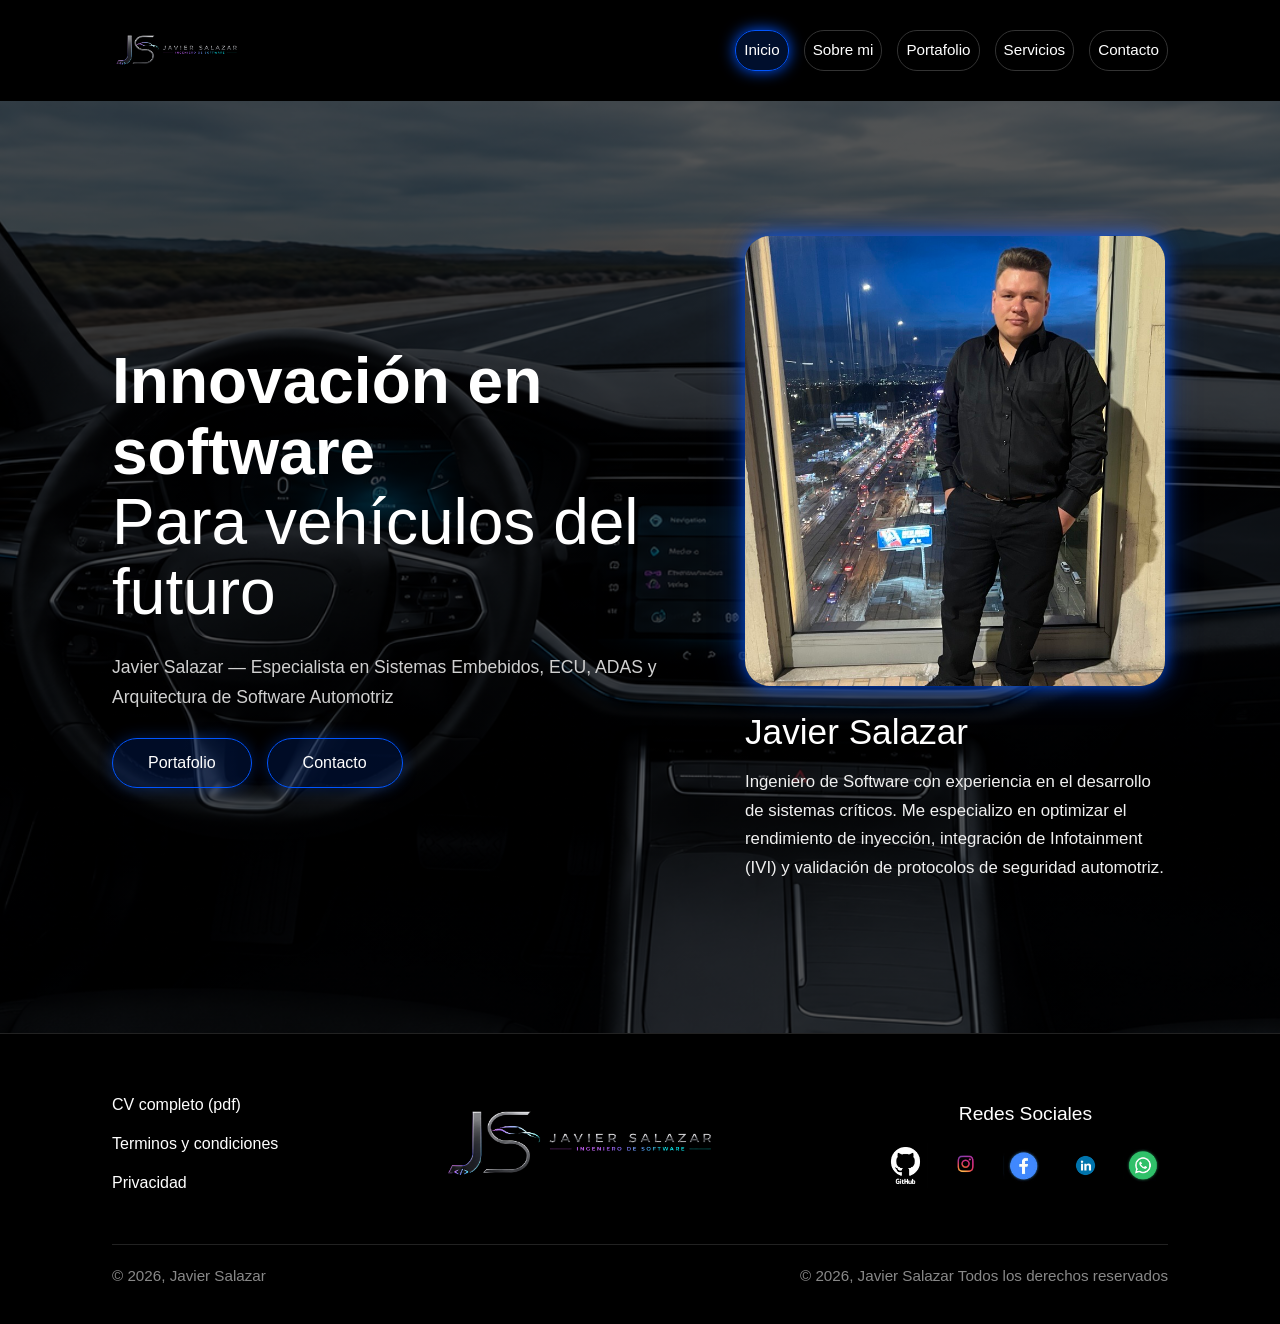
<file: index.html>
<!DOCTYPE html>
<html lang="es">

<head>
    <meta charset="UTF-8">
    <meta name="viewport" content="width=device-width, initial-scale=1.0">

    <title>Javier Salazar - Inicio</title>

    <!-- Bootstrap -->
    <link href="https://cdn.jsdelivr.net/npm/bootstrap@5.3.7/dist/css/bootstrap.min.css" rel="stylesheet">

    <!-- CSS -->
    <link rel="stylesheet" href="style.css">
</head>

<body>

    <!-- =========================
         NAVBAR
    ========================== -->

    <header>
        <nav class="navbar navbar-expand-lg custom-navbar">

            <div class="container-fluid px-lg-5">

                <!-- Logo -->
                <a class="navbar-brand logo" href="index.html">
                    <img src="recursos/LogoOficial.png" alt="Logo Javier Salazar">
                </a>

                <!-- Botón hamburguesa -->
                <button class="navbar-toggler custom-toggler" type="button" data-bs-toggle="collapse"
                    data-bs-target="#menuNavbar">

                    <span class="navbar-toggler-icon"></span>
                </button>

                <!-- Menú -->
                <div class="collapse navbar-collapse justify-content-end" id="menuNavbar">

                    <ul class="navbar-nav nav-links align-items-lg-center">

                        <li class="nav-item">
                            <a href="index.html" class="nav-link active">Inicio</a>
                        </li>

                        <li class="nav-item">
                            <a href="sobre-mi.html" class="nav-link">Sobre mi</a>
                        </li>

                        <li class="nav-item">
                            <a href="portafolio.html" class="nav-link">Portafolio</a>
                        </li>

                        <li class="nav-item">
                            <a href="servicios.html" class="nav-link">Servicios</a>
                        </li>

                        <li class="nav-item">
                            <a href="contacto.html" class="nav-link">Contacto</a>
                        </li>

                    </ul>

                </div>

            </div>

        </nav>
    </header>

    <!-- =========================
         HERO SECTION
    ========================== -->

    <main class="hero-section"
        style="background-image: linear-gradient(rgba(0,0,0,0.65), rgba(0,0,0,0.65)), url('recursos/fondo.png');">

        <div class="container-fluid px-lg-5">

            <div class="row align-items-center min-vh-100 gy-5">

                <!-- TEXTO -->
                <div class="col-12 col-lg-7">

                    <div class="hero-content text-center text-lg-start">

                        <h1>
                           Innovación en software<br>
                          <span>Para vehículos del futuro</span>
                        </h1>

                        <p class="subtitle">
                            Javier Salazar — Especialista en Sistemas Embebidos, ECU, ADAS y Arquitectura de
                            Software Automotriz
                        </p>

                        <div
                            class="hero-buttons d-flex flex-column flex-sm-row justify-content-center justify-content-lg-start">

                            <a href="portafolio.html" class="btn custom-btn">
                                Portafolio
                            </a>

                            <a href="contacto.html" class="btn custom-btn">
                                Contacto
                            </a>

                        </div>

                    </div>

                </div>

                <!-- TARJETA -->
                <div class="col-12 col-lg-5 d-flex justify-content-center">

                    <div class="profile-card">

                        <div class="profile-img-container">
                            <img src="recursos/yo.jpg" alt="Javier Salazar" class="img-fluid">
                        </div>

                        <h2>Javier Salazar</h2>

                        <p>
                            Ingeniero de Software con experiencia en el desarrollo de sistemas críticos.
                            Me especializo en optimizar el rendimiento de inyección, integración de
                            Infotainment (IVI) y validación de protocolos de seguridad automotriz.
                        </p>

                    </div>

                </div>

            </div>

        </div>

    </main>

    <!-- =========================
         FOOTER
    ========================== -->

    <footer>

        <div class="container-fluid px-lg-5">

            <div class="footer-container">

                <!-- Links -->
                <div class="footer-links">
                    <a href="#">CV completo (pdf)</a>
                    <a href="#">Términos y condiciones</a>
                    <a href="#">Privacidad</a>
                </div>

                <!-- Logo -->
                <div class="footer-logo">
                    <img src="recursos/LogoOficial.png" alt="Logo Footer">
                </div>

                <!-- Redes -->
                <div class="footer-social">

                    <p>Redes Sociales</p>

                    <div class="social-icons">

                        <a href="#">
                            <img src="recursos/git.png" alt="GitHub">
                        </a>

                        <a href="#">
                            <img src="recursos/insta.png" alt="Instagram">
                        </a>

                        <a href="#">
                            <img src="recursos/face.png" alt="Facebook">
                        </a>

                        <a href="#">
                            <img src="recursos/lin.png" alt="LinkedIn">
                        </a>

                        <a href="#">
                            <img src="recursos/wat.png" alt="WhatsApp">
                        </a>

                    </div>

                </div>

            </div>

            <!-- Bottom -->
            <div class="footer-bottom">

                <div class="footer-copy-left">
                    <p>© 2026, Javier Salazar</p>
                </div>

                <div class="footer-copy-center">
                    <p>© 2026, Javier Salazar Todos los derechos reservados</p>
                </div>

            </div>

        </div>

    </footer>

    <!-- Bootstrap -->
    <script src="https://cdn.jsdelivr.net/npm/bootstrap@5.3.7/dist/js/bootstrap.bundle.min.js"></script>

    <!-- Script -->
    <script src="script.js"></script>

</body>

</html>
</file>
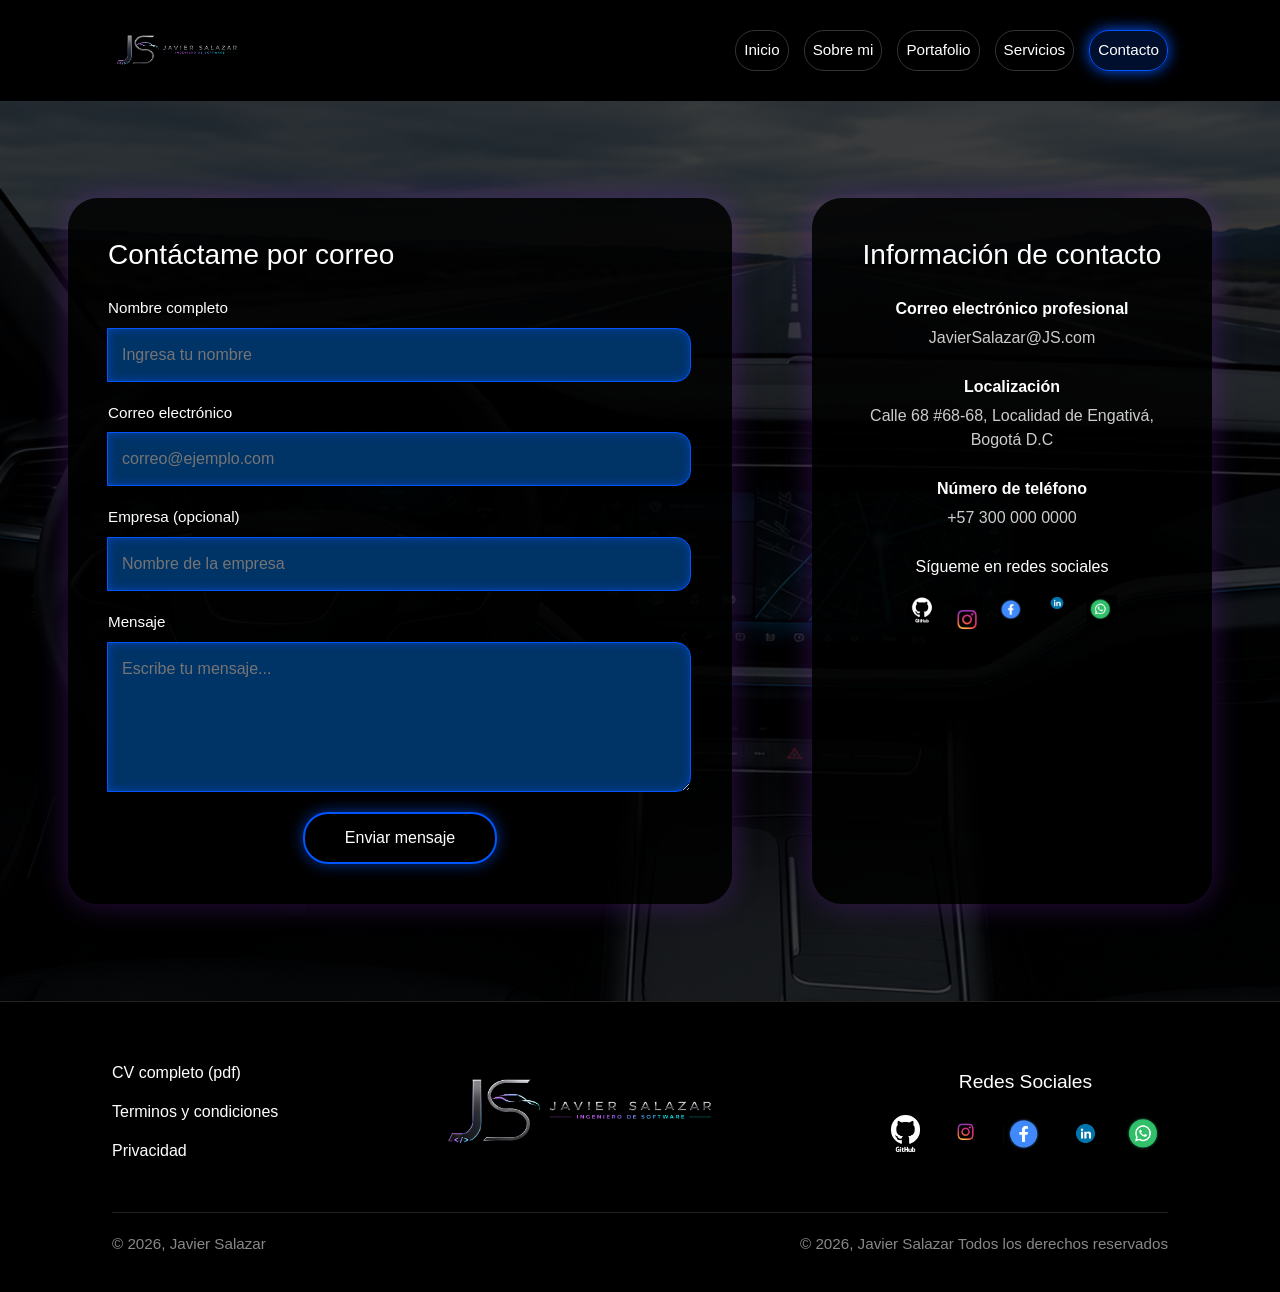
<file: contacto.html>
<!DOCTYPE html>
<html lang="es">

<head>

    <meta charset="UTF-8">

    <meta name="viewport" content="width=device-width, initial-scale=1.0">

    <title>Contacto - Javier Salazar</title>

    <!-- Bootstrap -->
    <link href="https://cdn.jsdelivr.net/npm/bootstrap@5.3.7/dist/css/bootstrap.min.css" rel="stylesheet">

    <!-- CSS -->
    <link rel="stylesheet" href="style.css">

</head>

<body>

    <!-- =========================================
         HEADER HEREDADO
    ========================================== -->
    <header></header>

    <!-- =========================================
         CONTACTO
    ========================================== -->

    <main class="contact-hero"
        style="background-image: linear-gradient(rgba(0,0,0,0.75), rgba(0,0,0,0.75)), url('recursos/fondo.png');">

        <div class="container-fluid px-lg-5">

            <div class="contact-container">

                <!-- =========================================
                     FORMULARIO
                ========================================== -->

                <div class="contact-card form-side">

                    <h3 class="text-center text-lg-start">
                        Contáctame por correo
                    </h3>

                    <form id="contactForm">

                        <!-- NOMBRE -->
                        <div class="input-group">

                            <label for="nombre">
                                Nombre completo
                            </label>

                            <input type="text"
                                id="nombre"
                                placeholder="Ingresa tu nombre"
                                required>

                        </div>

                        <!-- EMAIL -->
                        <div class="input-group">

                            <label for="email">
                                Correo electrónico
                            </label>

                            <input type="email"
                                id="email"
                                placeholder="correo@ejemplo.com"
                                required>

                        </div>

                        <!-- EMPRESA -->
                        <div class="input-group">

                            <label for="empresa">
                                Empresa (opcional)
                            </label>

                            <input type="text"
                                id="empresa"
                                placeholder="Nombre de la empresa">

                        </div>

                        <!-- MENSAJE -->
                        <div class="input-group">

                            <label for="mensaje">
                                Mensaje
                            </label>

                            <textarea id="mensaje"
                                rows="5"
                                placeholder="Escribe tu mensaje..."
                                required></textarea>

                        </div>

                        <!-- BOTON -->
                        <button type="submit" class="btn-send">
                            Enviar mensaje
                        </button>

                    </form>

                </div>

                <!-- =========================================
                     INFORMACIÓN
                ========================================== -->

                <div class="contact-card info-side">

                    <h3>
                        Información de contacto
                    </h3>

                    <!-- EMAIL -->
                    <div class="info-item">

                        <strong>
                            Correo electrónico profesional
                        </strong>

                        <p>
                            JavierSalazar@JS.com
                        </p>

                    </div>

                    <!-- UBICACIÓN -->
                    <div class="info-item">

                        <strong>
                            Localización
                        </strong>

                        <p>
                            Calle 68 #68-68, Localidad de Engativá,
                            Bogotá D.C
                        </p>

                    </div>

                    <!-- TELEFONO -->
                    <div class="info-item">

                        <strong>
                            Número de teléfono
                        </strong>

                        <p>
                            +57 300 000 0000
                        </p>

                    </div>

                    <!-- REDES -->
                    <div class="social-section">

                        <p class="mb-3">
                            Sígueme en redes sociales
                        </p>

                        <div class="social-icons-contact">

                            <a href="#">
                                <img src="recursos/git.png" alt="GitHub">
                            </a>

                            <a href="#">
                                <img src="recursos/insta.png" alt="Instagram">
                            </a>

                            <a href="#">
                                <img src="recursos/face.png" alt="Facebook">
                            </a>

                            <a href="#">
                                <img src="recursos/lin.png" alt="LinkedIn">
                            </a>

                            <a href="#">
                                <img src="recursos/wat.png" alt="WhatsApp">
                            </a>

                        </div>

                    </div>

                </div>

            </div>

        </div>

    </main>

    <!-- =========================================
         FOOTER HEREDADO
    ========================================== -->
    <footer></footer>

    <!-- Bootstrap -->
    <script src="https://cdn.jsdelivr.net/npm/bootstrap@5.3.7/dist/js/bootstrap.bundle.min.js"></script>

    <!-- Script principal -->
    <script src="script.js"></script>

    <!-- =========================================
         FORMULARIO
    ========================================== -->

    <script>

        document
            .getElementById('contactForm')
            .addEventListener('submit', function (e) {

                e.preventDefault();

                alert("¡Mensaje enviado correctamente!");

                this.reset();

            });

    </script>

</body>

</html>
</file>
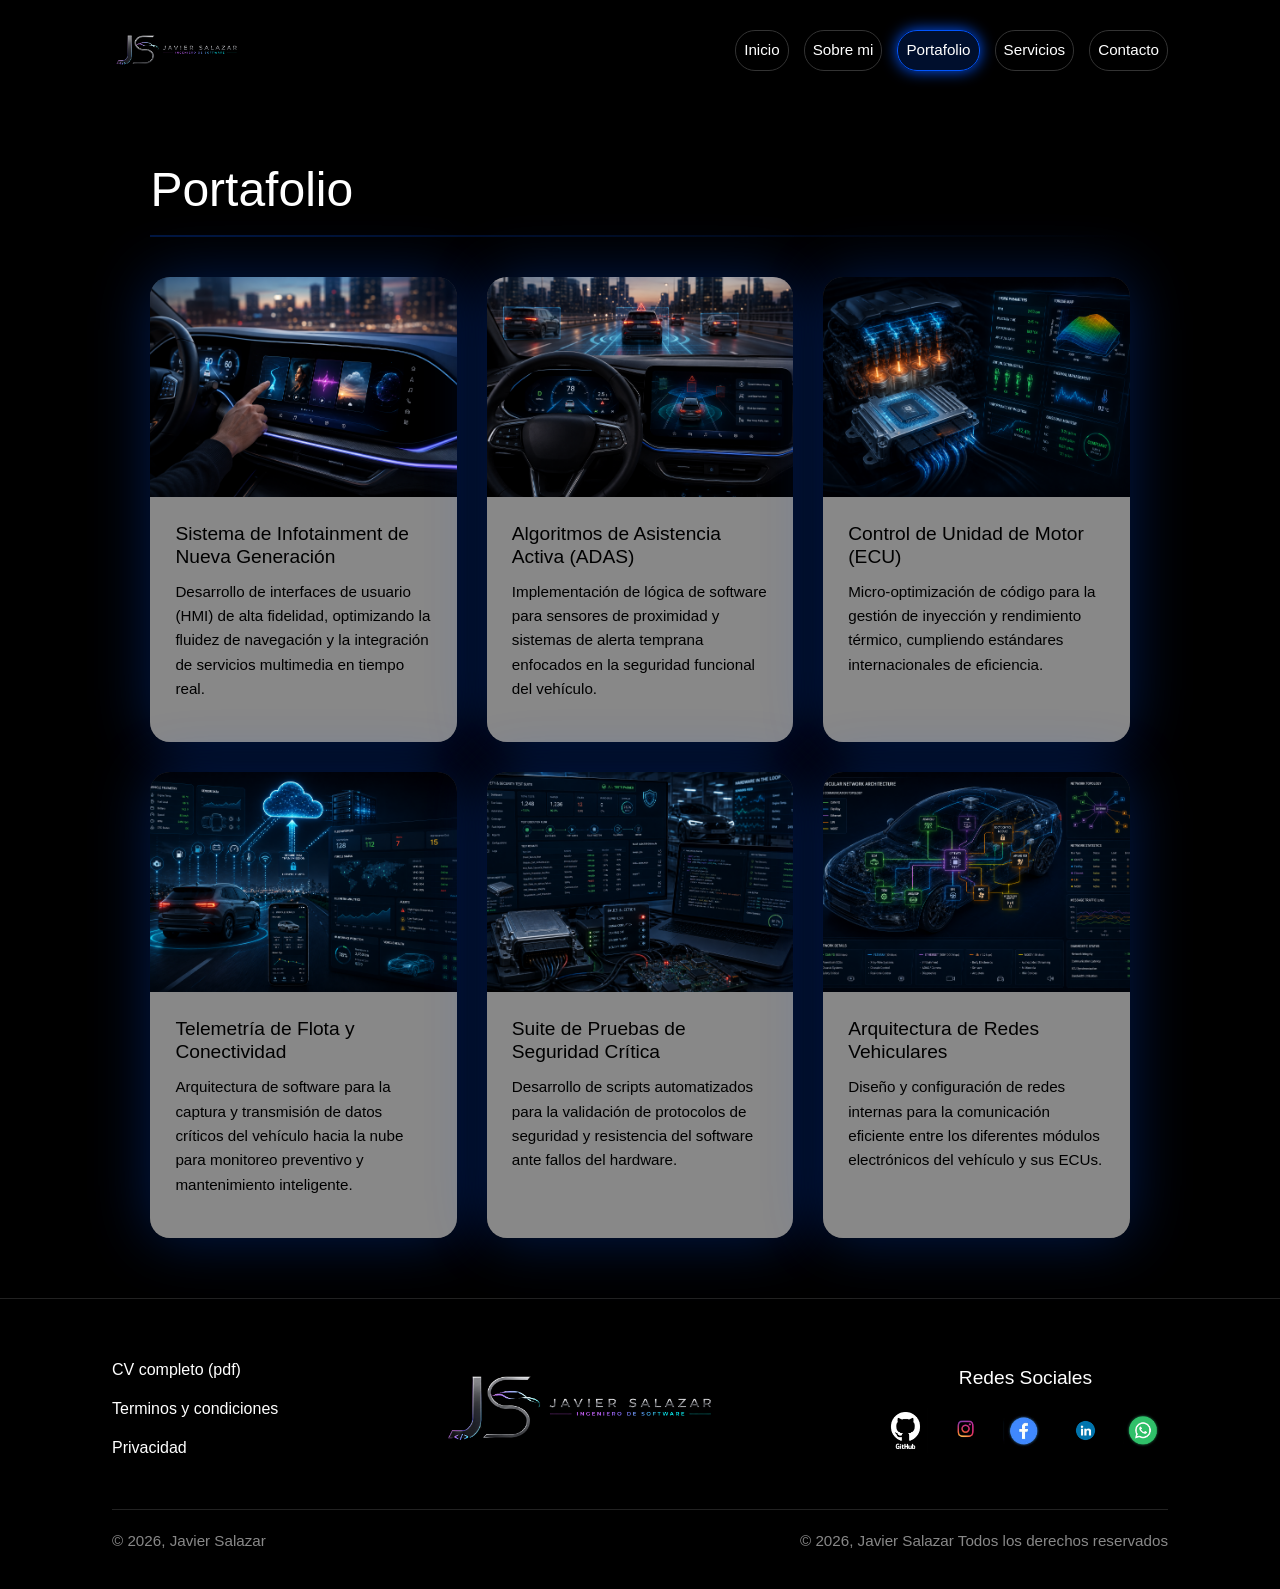
<file: portafolio.html>
<!DOCTYPE html>
<html lang="es">

<head>

    <meta charset="UTF-8">

    <meta name="viewport" content="width=device-width, initial-scale=1.0">

    <title>Portafolio - Javier Salazar</title>

    <!-- Bootstrap -->
    <link href="https://cdn.jsdelivr.net/npm/bootstrap@5.3.7/dist/css/bootstrap.min.css" rel="stylesheet">

    <!-- CSS -->
    <link rel="stylesheet" href="style.css">

</head>

<body>

    <!-- =========================================
         HEADER HEREDADO
    ========================================== -->
    <header></header>

    <!-- =========================================
         PORTAFOLIO
    ========================================== -->

    <main class="portfolio-container">

        <div class="container-fluid px-lg-5">

            <!-- TITULO -->
            <div class="row">

                <div class="col-12">

                    <h1 class="section-title text-center text-lg-start">
                        Portafolio
                    </h1>

                    <hr class="title-underline">

                </div>

            </div>

            <!-- GRID -->
            <div class="portfolio-grid">

                <!-- =========================================
                     PROYECTO 1
                ========================================== -->

                <div class="project-card">

                    <div class="project-image">
                        <img src="recursos/p1.png" alt="Infotainment">
                    </div>

                    <div class="project-info">

                        <h3>
                            Sistema de Infotainment de Nueva Generación
                        </h3>

                        <p>
                            Desarrollo de interfaces de usuario (HMI) de alta fidelidad,
                            optimizando la fluidez de navegación y la integración de
                            servicios multimedia en tiempo real.
                        </p>

                    </div>

                </div>

                <!-- =========================================
                     PROYECTO 2
                ========================================== -->

                <div class="project-card">

                    <div class="project-image">
                        <img src="recursos/p2.png" alt="ADAS">
                    </div>

                    <div class="project-info">

                        <h3>
                            Algoritmos de Asistencia Activa (ADAS)
                        </h3>

                        <p>
                            Implementación de lógica de software para sensores de proximidad
                            y sistemas de alerta temprana enfocados en la seguridad funcional
                            del vehículo.
                        </p>

                    </div>

                </div>

                <!-- =========================================
                     PROYECTO 3
                ========================================== -->

                <div class="project-card">

                    <div class="project-image">
                        <img src="recursos/p3.png" alt="ECU">
                    </div>

                    <div class="project-info">

                        <h3>
                            Control de Unidad de Motor (ECU)
                        </h3>

                        <p>
                            Micro-optimización de código para la gestión de inyección
                            y rendimiento térmico, cumpliendo estándares internacionales
                            de eficiencia.
                        </p>

                    </div>

                </div>

                <!-- =========================================
                     PROYECTO 4
                ========================================== -->

                <div class="project-card">

                    <div class="project-image">
                        <img src="recursos/p4.png" alt="Telemetría">
                    </div>

                    <div class="project-info">

                        <h3>
                            Telemetría de Flota y Conectividad
                        </h3>

                        <p>
                            Arquitectura de software para la captura y transmisión de datos
                            críticos del vehículo hacia la nube para monitoreo preventivo
                            y mantenimiento inteligente.
                        </p>

                    </div>

                </div>

                <!-- =========================================
                     PROYECTO 5
                ========================================== -->

                <div class="project-card">

                    <div class="project-image">
                        <img src="recursos/p5.png" alt="Seguridad Crítica">
                    </div>

                    <div class="project-info">

                        <h3>
                            Suite de Pruebas de Seguridad Crítica
                        </h3>

                        <p>
                            Desarrollo de scripts automatizados para la validación
                            de protocolos de seguridad y resistencia del software
                            ante fallos del hardware.
                        </p>

                    </div>

                </div>

                <!-- =========================================
                     PROYECTO 6
                ========================================== -->

                <div class="project-card">

                    <div class="project-image">
                        <img src="recursos/p6.png" alt="Redes Vehiculares">
                    </div>

                    <div class="project-info">

                        <h3>
                            Arquitectura de Redes Vehiculares
                        </h3>

                        <p>
                            Diseño y configuración de redes internas para la comunicación
                            eficiente entre los diferentes módulos electrónicos del vehículo
                            y sus ECUs.
                        </p>

                    </div>

                </div>

            </div>

        </div>

    </main>

    <!-- =========================================
         FOOTER HEREDADO
    ========================================== -->
    <footer></footer>

    <!-- Bootstrap -->
    <script src="https://cdn.jsdelivr.net/npm/bootstrap@5.3.7/dist/js/bootstrap.bundle.min.js"></script>

    <!-- Script -->
    <script src="script.js"></script>

</body>

</html>
</file>
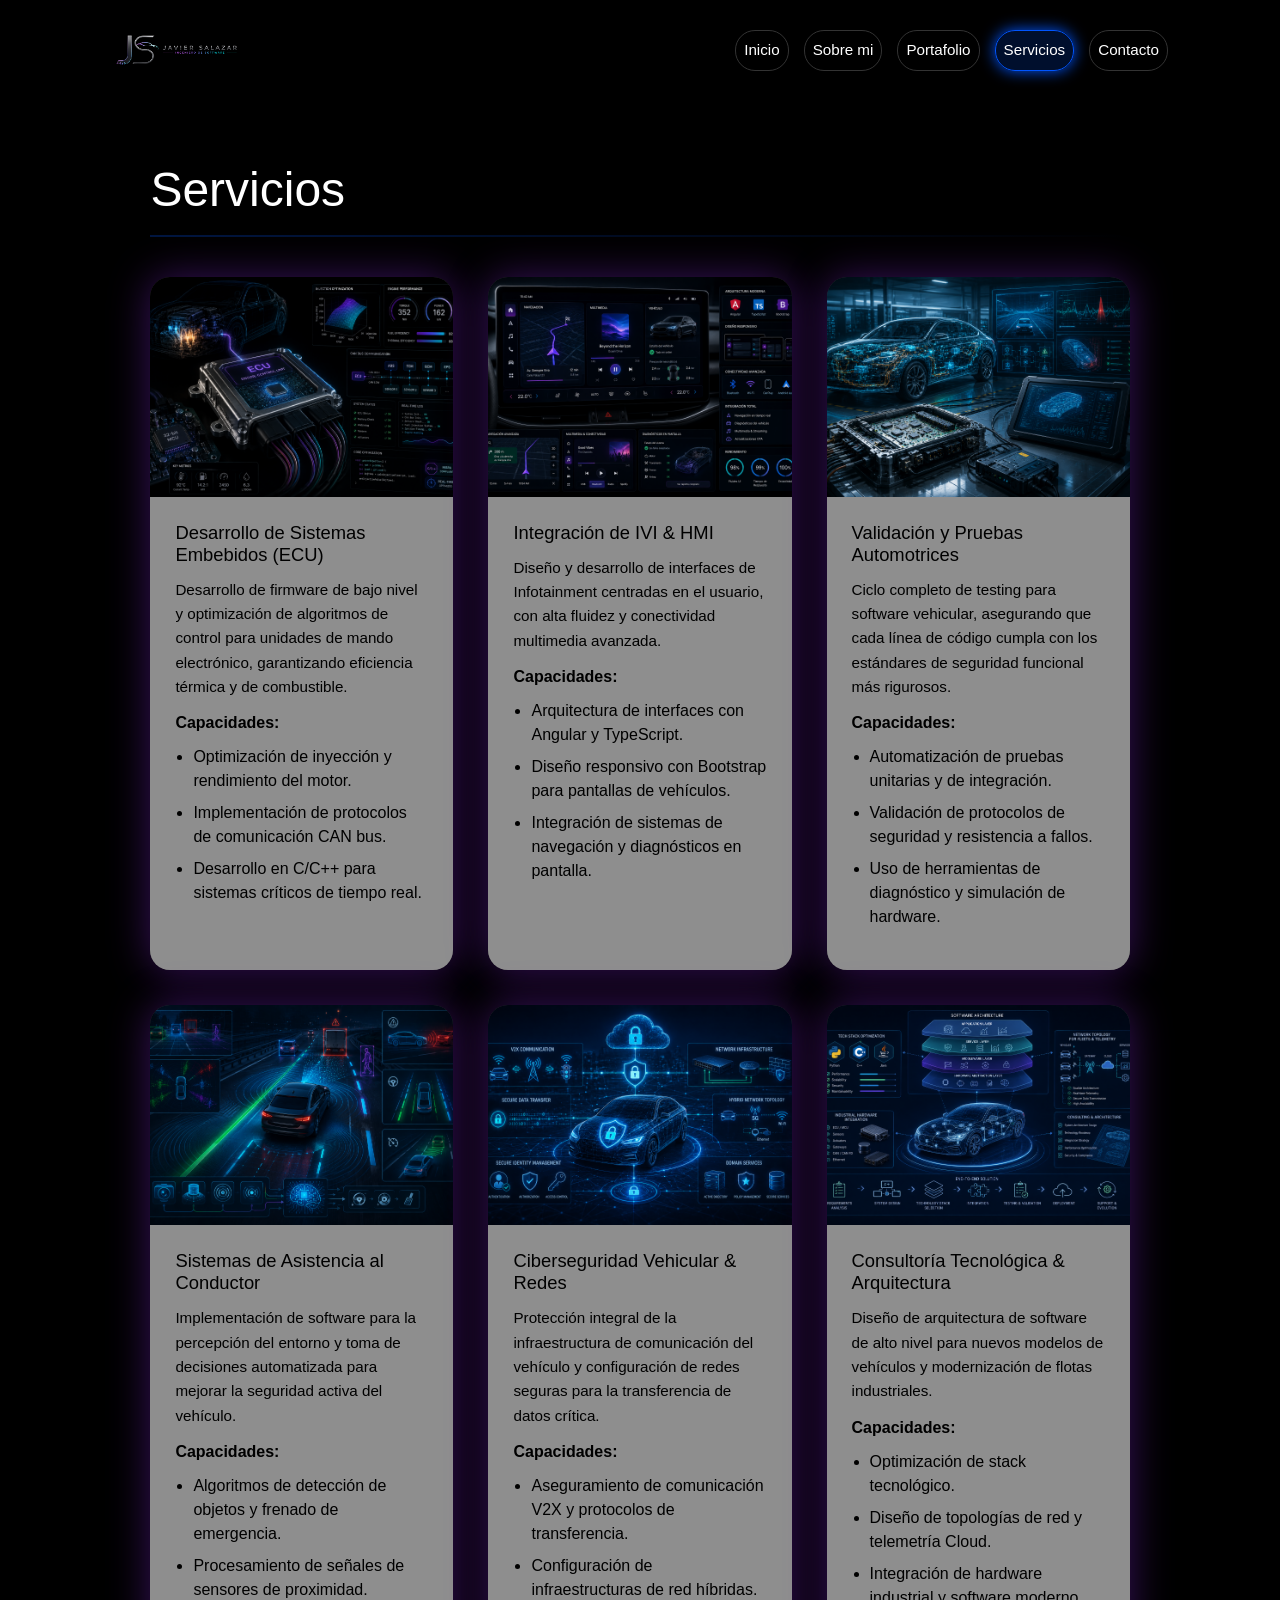
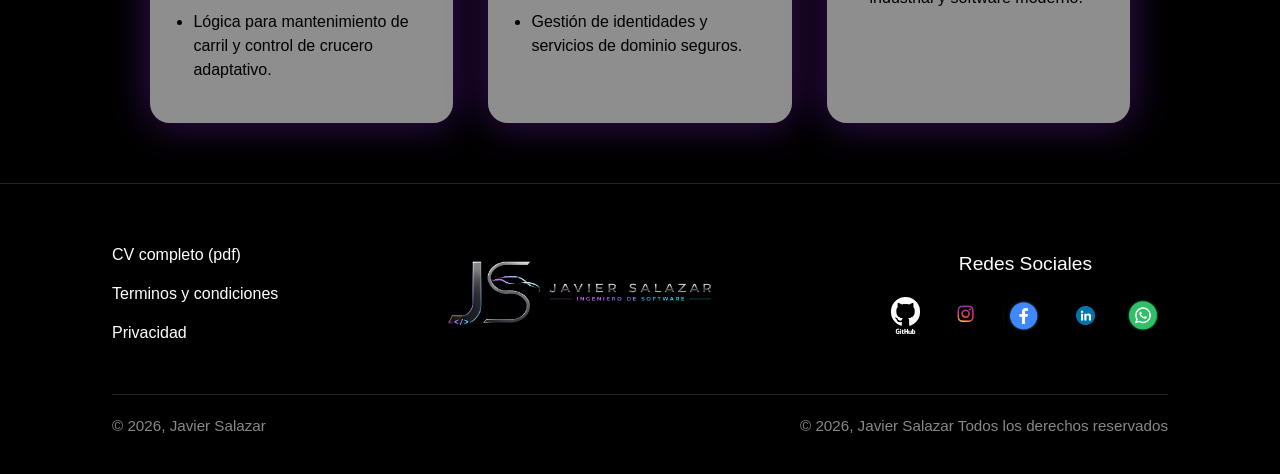
<file: servicios.html>
<!DOCTYPE html>
<html lang="es">

<head>

    <meta charset="UTF-8">

    <meta name="viewport" content="width=device-width, initial-scale=1.0">

    <title>Servicios - Javier Salazar</title>

    <!-- Bootstrap -->
    <link href="https://cdn.jsdelivr.net/npm/bootstrap@5.3.7/dist/css/bootstrap.min.css" rel="stylesheet">

    <!-- CSS -->
    <link rel="stylesheet" href="style.css">

</head>

<body>

    <!-- =========================================
         HEADER HEREDADO
    ========================================== -->
    <header></header>

    <!-- =========================================
         SERVICIOS
    ========================================== -->

    <main class="services-container">

        <div class="container-fluid px-lg-5">

            <!-- TITULO -->
            <div class="row">

                <div class="col-12">

                    <h1 class="section-title text-center text-lg-start">
                        Servicios
                    </h1>

                    <hr class="title-underline">

                </div>

            </div>

            <!-- GRID -->
            <div class="services-grid">

                <!-- =========================================
                     SERVICIO 1
                ========================================== -->

                <div class="service-card">

                    <div class="service-image">
                        <img src="recursos/s1.png" alt="Sistemas Embebidos">
                    </div>

                    <div class="service-info">

                        <h3>
                            Desarrollo de Sistemas Embebidos (ECU)
                        </h3>

                        <p>
                            Desarrollo de firmware de bajo nivel y optimización de algoritmos de control para
                            unidades de mando electrónico, garantizando eficiencia térmica y de combustible.
                        </p>

                        <strong>Capacidades:</strong>

                        <ul>

                            <li>
                                Optimización de inyección y rendimiento del motor.
                            </li>

                            <li>
                                Implementación de protocolos de comunicación CAN bus.
                            </li>

                            <li>
                                Desarrollo en C/C++ para sistemas críticos de tiempo real.
                            </li>

                        </ul>

                    </div>

                </div>

                <!-- =========================================
                     SERVICIO 2
                ========================================== -->

                <div class="service-card">

                    <div class="service-image">
                        <img src="recursos/s2.png" alt="Integración IVI">
                    </div>

                    <div class="service-info">

                        <h3>
                            Integración de IVI & HMI
                        </h3>

                        <p>
                            Diseño y desarrollo de interfaces de Infotainment centradas en el usuario,
                            con alta fluidez y conectividad multimedia avanzada.
                        </p>

                        <strong>Capacidades:</strong>

                        <ul>

                            <li>
                                Arquitectura de interfaces con Angular y TypeScript.
                            </li>

                            <li>
                                Diseño responsivo con Bootstrap para pantallas de vehículos.
                            </li>

                            <li>
                                Integración de sistemas de navegación y diagnósticos en pantalla.
                            </li>

                        </ul>

                    </div>

                </div>

                <!-- =========================================
                     SERVICIO 3
                ========================================== -->

                <div class="service-card">

                    <div class="service-image">
                        <img src="recursos/s3.png" alt="Validación">
                    </div>

                    <div class="service-info">

                        <h3>
                            Validación y Pruebas Automotrices
                        </h3>

                        <p>
                            Ciclo completo de testing para software vehicular, asegurando que cada línea de
                            código cumpla con los estándares de seguridad funcional más rigurosos.
                        </p>

                        <strong>Capacidades:</strong>

                        <ul>

                            <li>
                                Automatización de pruebas unitarias y de integración.
                            </li>

                            <li>
                                Validación de protocolos de seguridad y resistencia a fallos.
                            </li>

                            <li>
                                Uso de herramientas de diagnóstico y simulación de hardware.
                            </li>

                        </ul>

                    </div>

                </div>

                <!-- =========================================
                     SERVICIO 4
                ========================================== -->

                <div class="service-card">

                    <div class="service-image">
                        <img src="recursos/s4.png" alt="Asistencia al Conductor">
                    </div>

                    <div class="service-info">

                        <h3>
                            Sistemas de Asistencia al Conductor
                        </h3>

                        <p>
                            Implementación de software para la percepción del entorno y toma de decisiones
                            automatizada para mejorar la seguridad activa del vehículo.
                        </p>

                        <strong>Capacidades:</strong>

                        <ul>

                            <li>
                                Algoritmos de detección de objetos y frenado de emergencia.
                            </li>

                            <li>
                                Procesamiento de señales de sensores de proximidad.
                            </li>

                            <li>
                                Lógica para mantenimiento de carril y control de crucero adaptativo.
                            </li>

                        </ul>

                    </div>

                </div>

                <!-- =========================================
                     SERVICIO 5
                ========================================== -->

                <div class="service-card">

                    <div class="service-image">
                        <img src="recursos/s5.png" alt="Ciberseguridad">
                    </div>

                    <div class="service-info">

                        <h3>
                            Ciberseguridad Vehicular & Redes
                        </h3>

                        <p>
                            Protección integral de la infraestructura de comunicación del vehículo y
                            configuración de redes seguras para la transferencia de datos crítica.
                        </p>

                        <strong>Capacidades:</strong>

                        <ul>

                            <li>
                                Aseguramiento de comunicación V2X y protocolos de transferencia.
                            </li>

                            <li>
                                Configuración de infraestructuras de red híbridas.
                            </li>

                            <li>
                                Gestión de identidades y servicios de dominio seguros.
                            </li>

                        </ul>

                    </div>

                </div>

                <!-- =========================================
                     SERVICIO 6
                ========================================== -->

                <div class="service-card">

                    <div class="service-image">
                        <img src="recursos/s6.png" alt="Consultoría">
                    </div>

                    <div class="service-info">

                        <h3>
                            Consultoría Tecnológica & Arquitectura
                        </h3>

                        <p>
                            Diseño de arquitectura de software de alto nivel para nuevos modelos
                            de vehículos y modernización de flotas industriales.
                        </p>

                        <strong>Capacidades:</strong>

                        <ul>

                            <li>
                                Optimización de stack tecnológico.
                            </li>

                            <li>
                                Diseño de topologías de red y telemetría Cloud.
                            </li>

                            <li>
                                Integración de hardware industrial y software moderno.
                            </li>

                        </ul>

                    </div>

                </div>

            </div>

        </div>

    </main>

    <!-- =========================================
         FOOTER HEREDADO
    ========================================== -->
    <footer></footer>

    <!-- Bootstrap -->
    <script src="https://cdn.jsdelivr.net/npm/bootstrap@5.3.7/dist/js/bootstrap.bundle.min.js"></script>

    <!-- Script -->
    <script src="script.js"></script>

</body>

</html>
</file>
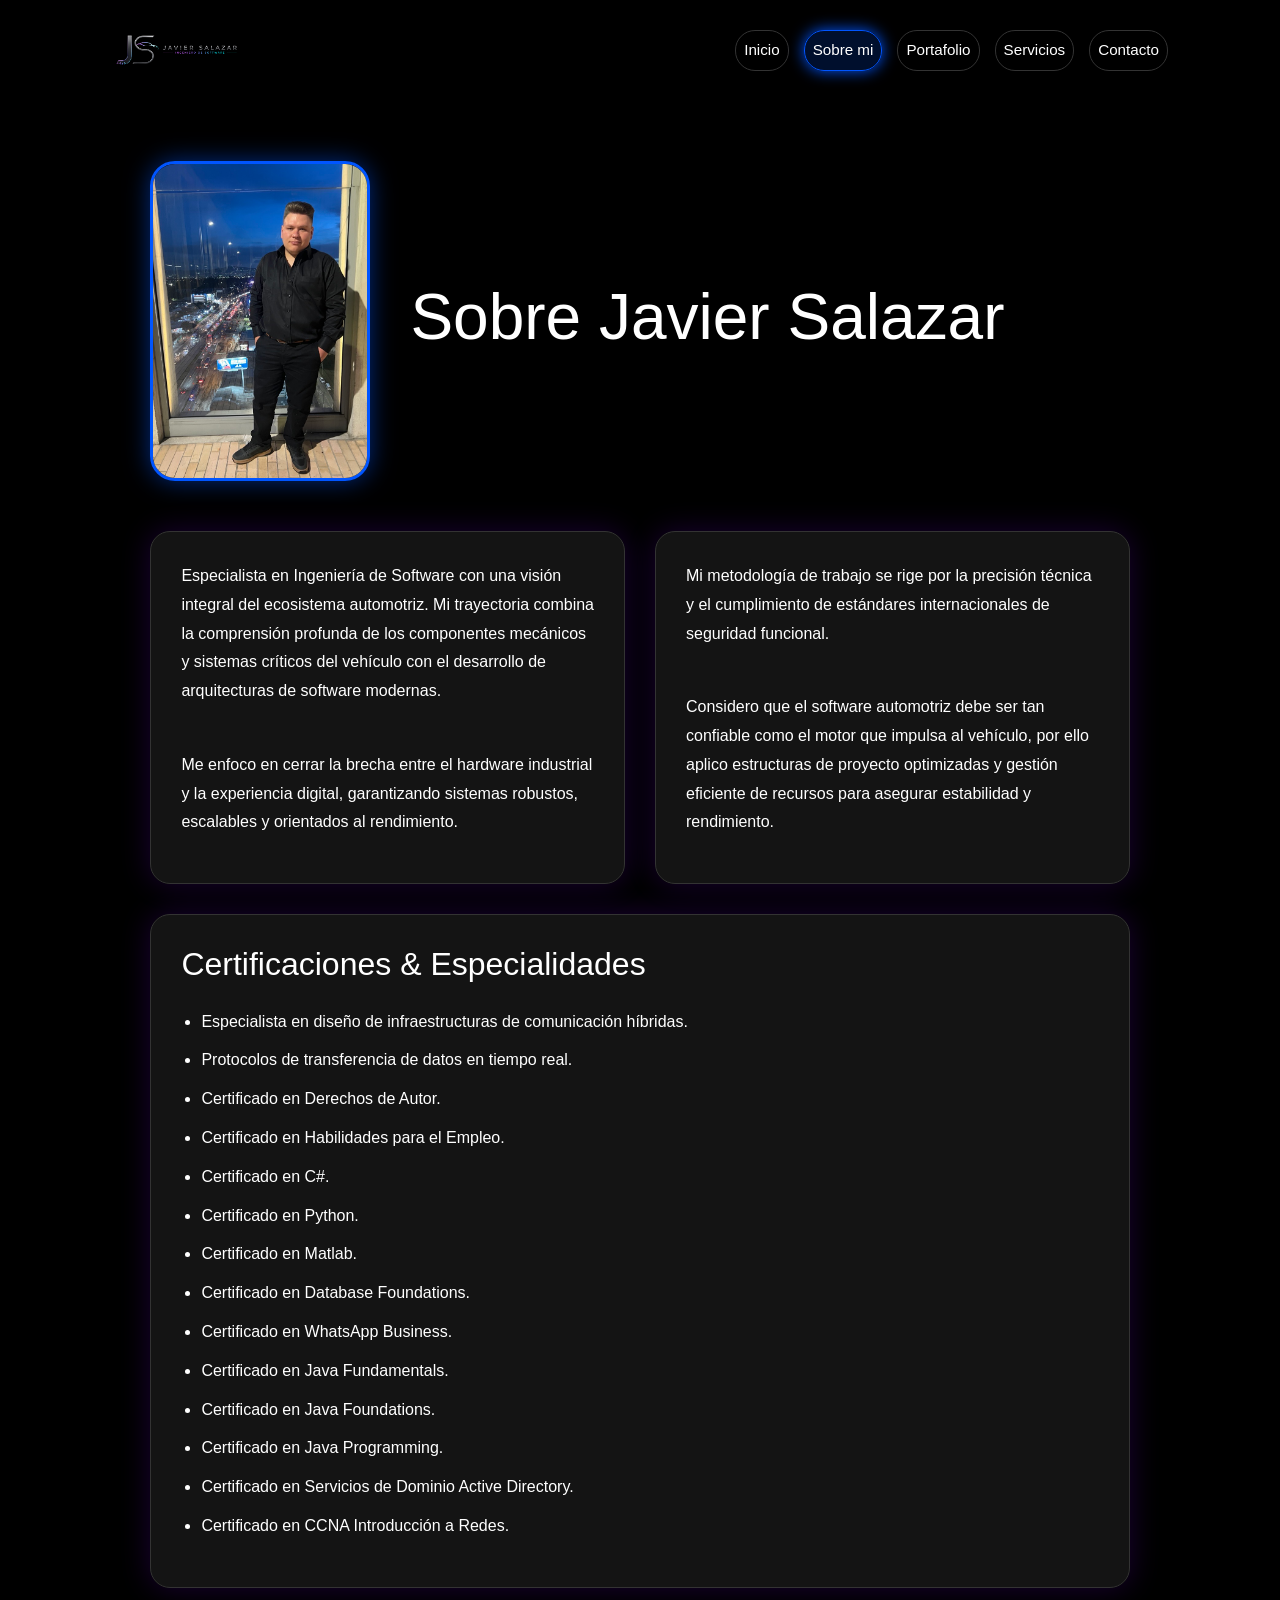
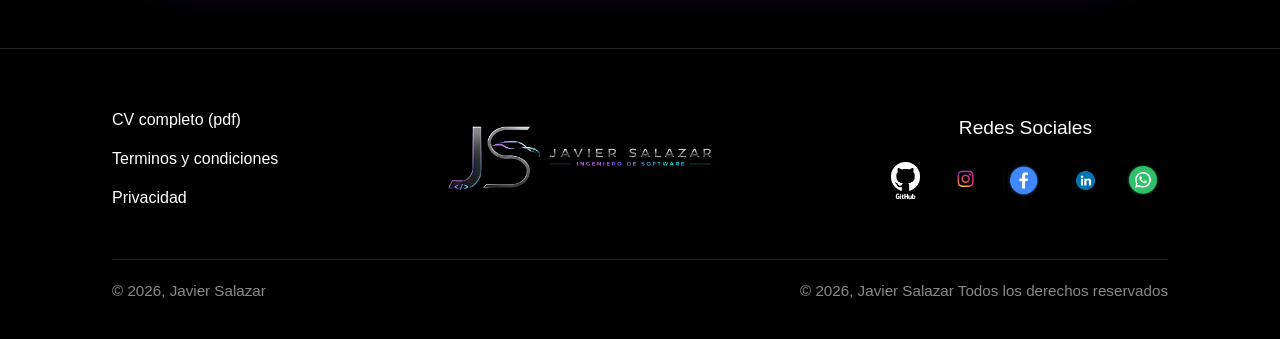
<file: sobre-mi.html>
<!DOCTYPE html>
<html lang="es">

<head>

    <meta charset="UTF-8">

    <meta name="viewport" content="width=device-width, initial-scale=1.0">

    <title>Sobre mí - Javier Salazar</title>

    <!-- Bootstrap -->
    <link href="https://cdn.jsdelivr.net/npm/bootstrap@5.3.7/dist/css/bootstrap.min.css" rel="stylesheet">

    <!-- CSS -->
    <link rel="stylesheet" href="style.css">

</head>

<body>

    <!-- =========================================
         HEADER HEREDADO
    ========================================== -->
    <header></header>

    <!-- =========================================
         SOBRE MI
    ========================================== -->

    <main class="main-content-sobre">

        <div class="container-fluid px-lg-5">

            <!-- =========================================
                 PERFIL
            ========================================== -->

            <section class="intro-perfil">

                <!-- FOTO -->
                <div class="foto-perfil-marco">

                    <img src="recursos/yo.jpg"
                        alt="Javier Salazar">

                </div>

                <!-- TITULO -->
                <div>

                    <h1 class="titulo-sobre">
                        Sobre Javier Salazar
                    </h1>

                </div>

            </section>

            <!-- =========================================
                 GRID DE INFORMACIÓN
            ========================================== -->

            <section class="grid-textos">

                <!-- TARJETA 1 -->
                <div class="tarjeta-info">

                    <p>
                        Especialista en Ingeniería de Software con una visión integral
                        del ecosistema automotriz. Mi trayectoria combina la comprensión
                        profunda de los componentes mecánicos y sistemas críticos del
                        vehículo con el desarrollo de arquitecturas de software modernas.
                    </p>

                    <br>

                    <p>
                        Me enfoco en cerrar la brecha entre el hardware industrial
                        y la experiencia digital, garantizando sistemas robustos,
                        escalables y orientados al rendimiento.
                    </p>

                </div>

                <!-- TARJETA 2 -->
                <div class="tarjeta-info">

                    <p>
                        Mi metodología de trabajo se rige por la precisión técnica
                        y el cumplimiento de estándares internacionales de seguridad
                        funcional.
                    </p>

                    <br>

                    <p>
                        Considero que el software automotriz debe ser tan confiable
                        como el motor que impulsa al vehículo, por ello aplico
                        estructuras de proyecto optimizadas y gestión eficiente
                        de recursos para asegurar estabilidad y rendimiento.
                    </p>

                </div>

            </section>

            <!-- =========================================
                 CERTIFICACIONES
            ========================================== -->

            <section class="certificaciones-container">

                <div class="tarjeta-info larga">

                    <h2 class="mb-4">
                        Certificaciones & Especialidades
                    </h2>

                    <ul>

                        <li>
                            Especialista en diseño de infraestructuras de comunicación híbridas.
                        </li>

                        <li>
                            Protocolos de transferencia de datos en tiempo real.
                        </li>

                        <li>
                            Certificado en Derechos de Autor.
                        </li>

                        <li>
                            Certificado en Habilidades para el Empleo.
                        </li>

                        <li>
                            Certificado en C#.
                        </li>

                        <li>
                            Certificado en Python.
                        </li>

                        <li>
                            Certificado en Matlab.
                        </li>

                        <li>
                            Certificado en Database Foundations.
                        </li>

                        <li>
                            Certificado en WhatsApp Business.
                        </li>

                        <li>
                            Certificado en Java Fundamentals.
                        </li>

                        <li>
                            Certificado en Java Foundations.
                        </li>

                        <li>
                            Certificado en Java Programming.
                        </li>

                        <li>
                            Certificado en Servicios de Dominio Active Directory.
                        </li>

                        <li>
                            Certificado en CCNA Introducción a Redes.
                        </li>

                    </ul>

                </div>

            </section>

        </div>

    </main>

    <!-- =========================================
         FOOTER HEREDADO
    ========================================== -->
    <footer></footer>

    <!-- Bootstrap -->
    <script src="https://cdn.jsdelivr.net/npm/bootstrap@5.3.7/dist/js/bootstrap.bundle.min.js"></script>

    <!-- Script -->
    <script src="script.js"></script>

</body>

</html>
</file>
<file: style.css>
/* =========================================
   RESET GLOBAL
========================================= */

* {
    margin: 0;
    padding: 0;
    box-sizing: border-box;
}

html,
body {
    overflow-x: hidden;
}

body {
    background-color: #000;
    color: #fff;
    font-family: 'Segoe UI', Tahoma, Geneva, Verdana, sans-serif;
}

/* =========================================
   IMÁGENES GLOBALES
========================================= */

img {
    max-width: 100%;
    height: auto;
    display: block;
}

/* =========================================
   NAVBAR RESPONSIVE
========================================= */

.custom-navbar {
    background: rgba(0, 0, 0, 0.95);
    padding: 18px 5%;
    position: relative;
    z-index: 999;
}

/* LOGO */

.logo img {
    height: 55px;
    width: auto;
}

/* LINKS */

.nav-links {
    gap: 15px;
}

.nav-links .nav-link {
    color: #fff !important;
    text-decoration: none;
    padding: 8px 20px;
    border: 1px solid #333;
    border-radius: 20px;
    transition: 0.3s;
    font-size: 0.95rem;
    white-space: nowrap;
}

/* HOVER */

.nav-links .nav-link.active,
.nav-links .nav-link:hover {
    background: rgba(0, 50, 150, 0.3);
    border-color: #0055ff;
    box-shadow: 0 0 15px #0055ff;
}

/* BOTÓN HAMBURGUESA */

.custom-toggler {
    border: 1px solid #0055ff !important;
    box-shadow: none !important;
}

/* ICONO */

.navbar-toggler-icon {
    filter: invert(1);
}

/* DESKTOP */

@media (min-width: 992px) {

    .navbar-collapse {
        flex-grow: 0 !important;
    }

    .nav-links {
        display: flex;
        align-items: center;
    }

}

/* MOBILE */

@media (max-width: 991px) {

    .custom-navbar {
        padding: 15px 20px;
    }

    .navbar-collapse {

        margin-top: 20px;

        background: rgba(0, 0, 0, 0.98);

        border-radius: 20px;

        padding: 20px;

        border: 1px solid #222;

        box-shadow: 0 0 25px rgba(0, 85, 255, 0.25);
    }

    .nav-links {
        width: 100%;
        gap: 12px;
    }

    .nav-links .nav-item {
        width: 100%;
    }

    .nav-links .nav-link {
        width: 100%;
        text-align: center;
        padding: 12px;
    }

}

/* MOBILE PEQUEÑO */

@media (max-width: 576px) {

    .logo img {
        height: 42px;
    }

    .nav-links .nav-link {
        font-size: 0.9rem;
    }

}

/* =========================================
   HERO SECTION
========================================= */

.hero-section {
    min-height: 100vh;
    background-size: cover;
    background-position: center;
    display: flex;
    align-items: center;
    padding: 40px 5%;
}

/* CONTENEDOR */

.hero-container {
    width: 100%;
}

/* TEXOS */

.hero-content h1 {
    font-size: clamp(2.4rem, 5vw, 4.5rem);
    line-height: 1.1;
    color: #fff;
    font-weight: 700;
}

.hero-content span {
    font-weight: 300;
    color: #fff;
}

/* SUBTÍTULO */

.subtitle {
    margin: 25px 0;
    max-width: 650px;
    color: #d0d0d0;
    font-size: 1.1rem;
    line-height: 1.7;
}

/* BOTONES */

.hero-buttons {
    gap: 15px;
}

/* BOTÓN PERSONALIZADO */

.custom-btn {
    padding: 12px 35px !important;
    border-radius: 30px !important;
    text-decoration: none !important;
    color: white !important;
    border: 1px solid #0055ff !important;
    background: rgba(0, 85, 255, 0.15);
    transition: 0.3s;
    font-weight: 500;
    box-shadow: 0 0 15px rgba(0, 85, 255, 0.3);
}

.custom-btn:hover {
    background: #0055ff;
    color: white !important;
    transform: translateY(-2px);
    box-shadow: 0 0 25px rgba(0, 85, 255, 0.8);
}

/* =========================================
   PROFILE CARD
========================================= */

.profile-card {

    width: 100%;
    max-width: 420px;

    background: transparent;

    border: none;

    box-shadow: none;

    text-align: left;
}

/* IMAGEN */

.profile-img-container {

    border-radius: 25px;

    overflow: hidden;

    margin-bottom: 25px;

    box-shadow:
        0 0 15px rgba(0, 85, 255, 0.8),
        0 0 35px rgba(0, 85, 255, 0.4);
}

.profile-img-container img {
    width: 100%;
    height: 450px;
    object-fit: cover;
}

/* TEXTO */

.profile-card h2 {
    font-size: 2.2rem;
    margin-bottom: 15px;
}

.profile-card p {
    font-size: 1.05rem;
    line-height: 1.7;
    color: #f0f0f0;
}

/* =========================================
   FOOTER
========================================= */

footer {

    width: 100%;

    padding: 50px 5% 20px;

    background: #000;

    border-top: 1px solid #222;
}

/* CONTENEDOR */

.footer-container {

    display: flex;

    justify-content: space-between;

    align-items: center;

    gap: 40px;

    flex-wrap: wrap;
}

/* LINKS */

.footer-links {

    display: flex;

    flex-direction: column;

    gap: 15px;
}

.footer-links a {

    color: #fff;

    text-decoration: none;

    font-size: 1rem;

    transition: 0.3s;
}

.footer-links a:hover {
    color: #0055ff;
}

/* LOGO */

.footer-logo img {
    height: 120px;
}

/* REDES */

.footer-social {
    text-align: center;
}

.footer-social p {
    margin-bottom: 15px;
    font-size: 1.2rem;
}

/* ICONOS */

.social-icons {

    display: flex;

    gap: 15px;

    justify-content: center;

    flex-wrap: wrap;
}

.social-icons img {

    width: 45px;

    height: 45px;

    object-fit: contain;

    transition: 0.3s;
}

.social-icons img:hover {
    transform: scale(1.1);
}

/* FOOTER BOTTOM */

.footer-bottom {

    position: relative;

    width: 100%;

    margin-top: 40px;

    padding-top: 20px;

    border-top: 1px solid #222;

    display: flex;

    justify-content: space-between;

    align-items: center;

    gap: 20px;
}

.footer-copy-left p,
.footer-copy-center p {
    color: #888;
    font-size: 0.95rem;
}

/* =========================================
   SOBRE MI
========================================= */

.main-content-sobre {
    padding: 60px 8%;
}

/* PERFIL */

.intro-perfil {

    display: flex;

    align-items: center;

    gap: 40px;

    margin-bottom: 50px;

    flex-wrap: wrap;
}

.foto-perfil-marco {

    border: 3px solid #0055ff;

    border-radius: 25px;

    overflow: hidden;

    width: 220px;

    height: 320px;

    box-shadow: 0 0 25px rgba(0, 85, 255, 0.5);
}

.foto-perfil-marco img {

    width: 100%;

    height: 100%;

    object-fit: cover;
}

.titulo-sobre {
    font-size: clamp(2rem, 5vw, 4rem);
}

/* GRID */

.grid-textos {

    display: grid;

    grid-template-columns: 1fr 1fr;

    gap: 30px;

    margin-bottom: 30px;
}

/* TARJETAS */

.tarjeta-info {

    background: rgba(40, 40, 40, 0.5);

    padding: 30px;

    border-radius: 20px;

    border: 1px solid #333;

    box-shadow: 0 0 30px rgba(130, 0, 255, 0.2);

    line-height: 1.8;
}

.tarjeta-info.larga {
    width: 100%;
}

.tarjeta-info ul {
    padding-left: 20px;
}

.tarjeta-info li {
    margin-bottom: 10px;
}

/* =========================================
   PORTAFOLIO
========================================= */

.portfolio-container {
    padding: 60px 8%;
}

/* TITULO */

.section-title {
    font-size: clamp(2rem, 5vw, 3rem);
    margin-bottom: 10px;
}

/* LINEA */

.title-underline {

    border: 0;

    height: 2px;

    background: linear-gradient(to right, #0055ff, transparent);

    margin-bottom: 40px;
}

/* GRID */

.portfolio-grid {

    display: grid;

    grid-template-columns: repeat(3, 1fr);

    gap: 30px;
}

/* CARD */

.project-card {

    background: #333;

    border-radius: 20px;

    overflow: hidden;

    transition: 0.3s;

    box-shadow: 0 0 60px rgba(0, 85, 255, 0.3);
}

.project-card:hover {

    box-shadow: 0 0 40px rgba(0, 85, 255, 0.6);

    transform: translateY(-5px);
}

/* IMAGEN */

.project-image img {

    width: 100%;

    height: 220px;

    object-fit: cover;
}

/* INFO */

.project-info {

    padding: 25px;

    background: #888;

    color: #000;

    height: 100%;
}

.project-info h3 {

    margin-bottom: 12px;

    font-size: 1.2rem;
}

.project-info p {

    font-size: 0.95rem;

    line-height: 1.6;
}

/* =========================================
   SERVICIOS
========================================= */

.services-container {
    padding: 60px 8%;
}

/* GRID */

.services-grid {

    display: grid;

    grid-template-columns: repeat(3, 1fr);

    gap: 35px;
}

/* CARD */

.service-card {

    background: #333;

    border-radius: 20px;

    overflow: hidden;

    box-shadow: 0 0 40px rgba(138, 43, 226, 0.4);

    display: flex;

    flex-direction: column;
}

/* IMAGEN */

.service-image img {

    width: 100%;

    height: 220px;

    object-fit: cover;
}

/* INFO */

.service-info {

    padding: 25px;

    background: #8e8e8e;

    color: #000;

    flex-grow: 1;
}

.service-info h3 {

    font-size: 1.15rem;

    margin-bottom: 12px;
}

.service-info p {

    font-size: 0.95rem;

    margin-bottom: 12px;

    line-height: 1.6;
}

.service-info ul {

    padding-left: 18px;

    margin-top: 10px;
}

.service-info li {
    margin-bottom: 8px;
}

/* =========================================
   CONTACTO
========================================= */

.contact-hero {

    min-height: 100vh;

    background-size: cover;

    background-position: center;

    display: flex;

    align-items: center;

    justify-content: center;

    padding: 60px 20px;
}
/*container contacto */
.contact-container {

    display: flex;

    justify-content: center;

    align-items: stretch;

    width: 100%;

    max-width: 1400px;

    margin: 0 auto;
}

/* FORMULARIO */
.form-side {

    width: 100%;

    max-width: 720px;
}

/* TARJETA DERECHA */
.info-side {

    width: 100%;

    max-width: 400px;

    margin-left: 80px;
}

@media (max-width: 992px) {

    .contact-container {

        flex-direction: column;

        gap: 30px;
    }

    .form-side,
    .info-side {

        max-width: 100%;

        width: 100%;
    }

    .info-side {

        margin-left: 0;
    }

}

/* CARDS */
.contact-card {

    background: rgba(0, 0, 0, 0.85);

    padding: 40px;

    border-radius: 30px;

    box-shadow: 0 0 30px rgba(138, 43, 226, 0.3);

    color: white;
}

.form-side {
    flex: 2;
}

.info-side {
    flex: 1.2;
    text-align: center;
}

/* TITULO */

.contact-card h3 {
    margin-bottom: 25px;
    font-weight: 400;
}

/* INPUTS */

.input-group {
    margin-bottom: 20px;
}

.input-group label {

    display: block;

    margin-bottom: 8px;

    font-size: 0.95rem;
}

.input-group input,
.input-group textarea {

    width: 100%;

    padding: 14px;

    background: #003366;

    border: 1px solid #0055ff;

    border-radius: 15px;

    color: white;

    box-shadow: inset 0 0 10px rgba(0, 85, 255, 0.5);

    outline: none;
}

/* BOTON */

.btn-send {

    background: black;

    color: white;

    padding: 12px 40px;

    border-radius: 25px;

    border: 2px solid #0055ff;

    cursor: pointer;

    box-shadow: 0 0 15px rgba(0, 85, 255, 0.6);

    display: block;

    margin: 20px auto 0;

    transition: 0.3s;
}

.btn-send:hover {
    background: #0055ff;
}

/* INFO */

.info-item {
    margin-bottom: 25px;
}

.info-item strong {

    display: block;

    margin-bottom: 5px;
}

.info-item p {
    color: #ccc;
}

/* REDES */

.social-icons-contact {

    display: flex;

    justify-content: center;

    gap: 15px;

    margin-top: 15px;

    flex-wrap: wrap;
}

.social-icons-contact img {
    width: 30px;
}

/* =========================================
   RESPONSIVE GLOBAL
========================================= */

@media (max-width: 992px) {

    .hero-section {
        text-align: center;
    }

    .subtitle {
        margin-left: auto;
        margin-right: auto;
    }

    .hero-buttons {
        justify-content: center;
    }

    .profile-card {
        text-align: center;
    }

    .grid-textos {
        grid-template-columns: 1fr;
    }

    .portfolio-grid {
        grid-template-columns: repeat(2, 1fr);
    }

    .services-grid {
        grid-template-columns: repeat(2, 1fr);
    }

    .contact-container {
        flex-direction: column;
    }

    .footer-bottom {

        flex-direction: column;

        text-align: center;
    }

    .footer-copy-center {
        position: static;
        transform: none;
    }

}

@media (max-width: 768px) {

    .portfolio-grid {
        grid-template-columns: 1fr;
    }

    .services-grid {
        grid-template-columns: 1fr;
    }

    .hero-content h1 {
        line-height: 1.2;
    }

    .profile-img-container img {
        height: auto;
    }

    .footer-container {
        flex-direction: column;
        text-align: center;
    }

    .intro-perfil {
        justify-content: center;
        text-align: center;
    }

}

@media (max-width: 576px) {

    .hero-section {
        padding: 30px 20px;
    }

    .hero-buttons {
        width: 100%;
    }

    .custom-btn {
        width: 100%;
    }

    .contact-card {
        padding: 25px;
    }

    .footer-logo img {
        height: 90px;
    }

}
</file>
